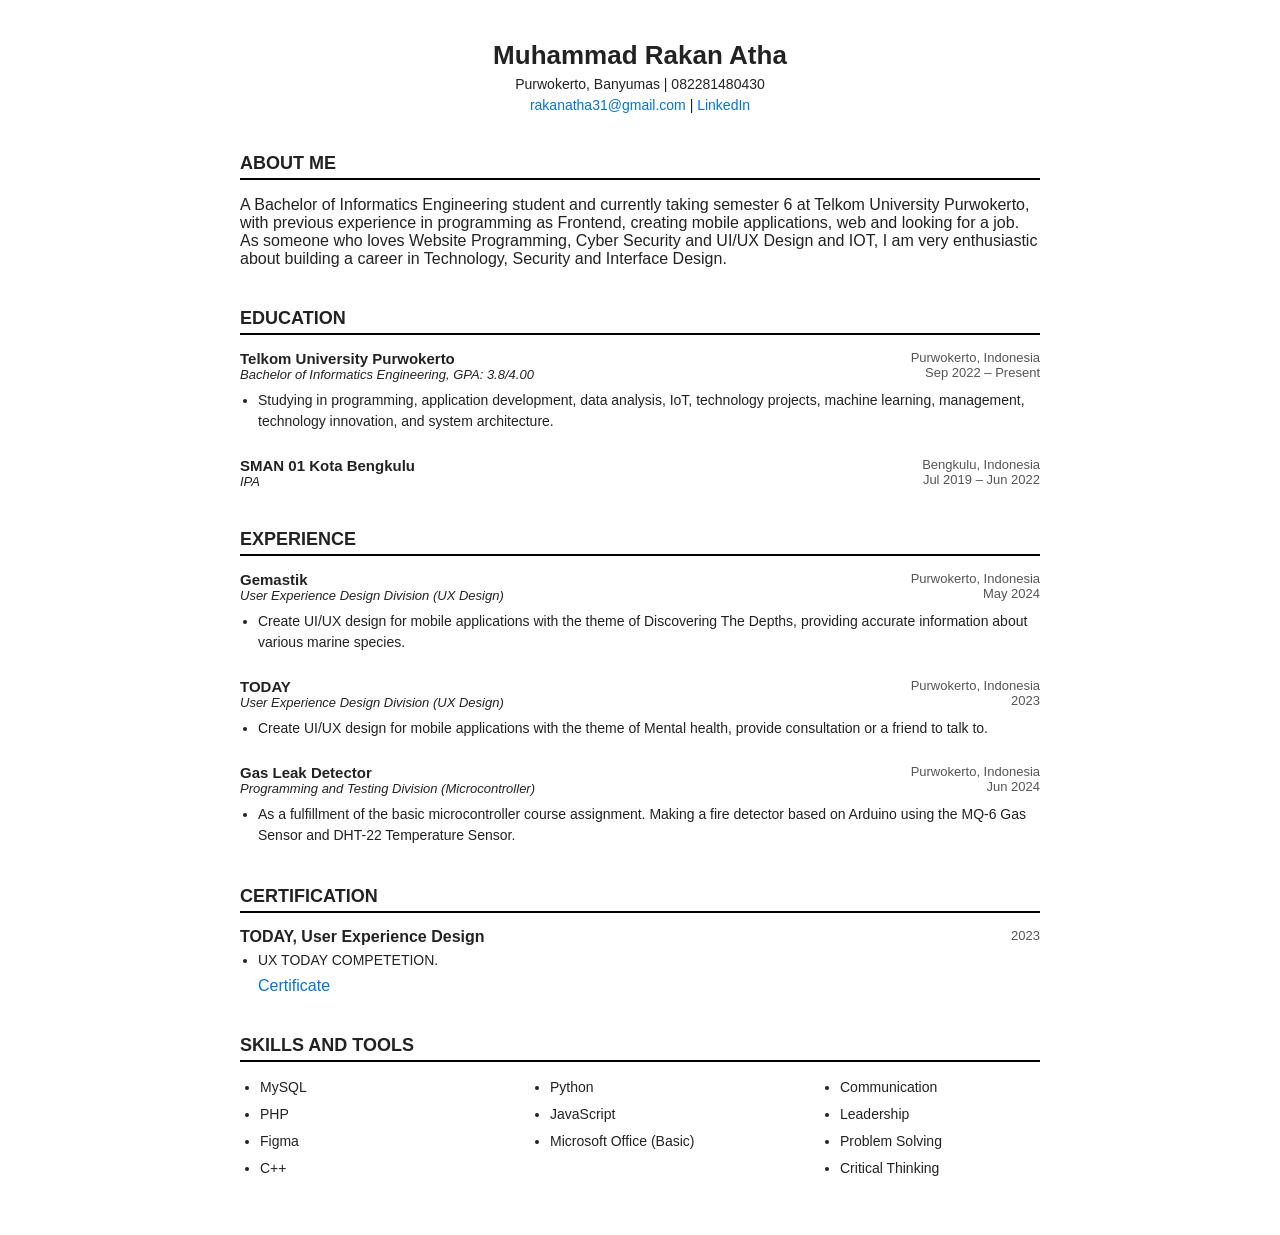
<file: tugasCV/cv.html>
<!DOCTYPE html>
<html lang="en">

<head>
    <meta charset="UTF-8" />
    <meta name="viewport" content="width=device-width, initial-scale=1.0" />
    <title>CV Muhammad Rakan Atha</title>
    <link rel="stylesheet" href="style.css" />
</head>

<body>
    <div class="cv-container">
        <header>
            <h1>Muhammad Rakan Atha</h1>
            <p>Purwokerto, Banyumas | 082281480430</p>
            <p>
                <a href="mailto:rakanatha31@gmail.com">rakanatha31@gmail.com</a> |
                <a href="https://www.linkedin.com/in/muhkanta/">LinkedIn</a>
            </p>
        </header>

        <section>
            <h2>ABOUT ME</h2>
            <p>
            A Bachelor of Informatics Engineering student and currently taking semester 6 at Telkom University Purwokerto,
            with previous experience in programming as Frontend, creating mobile applications, web and looking for a job.
            As someone who loves Website Programming, Cyber ​​Security and UI/UX Design and IOT, I am very enthusiastic 
            about building a career in Technology, Security and Interface Design.
            </p>
        </section>

        <section>
            <h2>EDUCATION</h2>
            <div class="entry">
                <div class="entry-header">
                    <div class="title">Telkom University Purwokerto <em>Bachelor of Informatics Engineering,
                            GPA: 3.8/4.00</em></div>
                    <div class="meta">Purwokerto, Indonesia<br>Sep 2022 – Present</div>
                </div>
                <ul>
                    <li>Studying in programming, application development, data analysis, IoT, technology projects, machine learning, management,
                    technology innovation, and system architecture.
                    </li>
                </ul>
            </div>

            <div class="entry">
                <div class="entry-header">
                    <div class="title">SMAN 01 Kota Bengkulu <em>IPA</em></div>
                    <div class="meta">Bengkulu, Indonesia<br>Jul 2019 – Jun 2022</div>
                </div>
            </div>
        </section>

        <section>
            <h2>EXPERIENCE</h2>
            <div class="entry">
                <div class="entry-header">
                    <div class="title">Gemastik <em>User Experience Design Division (UX Design)</em></div>
                    <div class="meta">Purwokerto, Indonesia<br>May 2024</div>
                </div>
                <ul>
                    <li>
                        Create UI/UX design for mobile applications with the theme of Discovering The Depths, providing accurate information about various marine species.
                    </li>
                </ul>
            </div>

            <div class="entry">
                <div class="entry-header">
                    <div class="title">TODAY <em>User Experience Design Division (UX Design)</em></div>
                    <div class="meta">Purwokerto, Indonesia<br>2023</div>
                </div>
                <ul>
                    <li>
                        Create UI/UX design for mobile applications with the theme of Mental health, provide consultation or a friend to talk to.
                    </li>
                </ul>
            </div>

            <div class="entry">
                <div class="entry-header">
                    <div class="title">Gas Leak Detector <em>Programming and Testing Division
                            (Microcontroller)</em></div>
                    <div class="meta">Purwokerto, Indonesia<br>Jun 2024</div>
                </div>
                <ul>
                    <li>As a fulfillment of the basic microcontroller course assignment.
                     Making a fire detector based on Arduino using the MQ-6 Gas Sensor and DHT-22 Temperature Sensor.
                    </li>
                </ul>
            </div>

        <section>
            <h2>CERTIFICATION</h2>
        
            <div class="entry cert">
                <div class="cert-left">
                    <strong>TODAY, User Experience Design</strong>
                    <ul>
                        <li>UX TODAY COMPETETION. </li> 
                        <a href="https://s.id/26Hp0">Certificate</a>
                    </ul>
                </div>
                <div class="meta">2023</div>
            </div>
        
        
        <section>
            <h2>SKILLS AND TOOLS</h2>
            <div class="skills">
                <ul>
                    <li>MySQL</li>
                    <li>PHP</li>
                    <li>Figma</li>
                    <li>C++</li>
                </ul>
                <ul>
                    <li>Python</li>
                    <li>JavaScript</li>
                    <li>Microsoft Office (Basic)</li>
                </ul>
                <ul>
                    <li>Communication</li>
                    <li>Leadership</li>
                    <li>Problem Solving</li>
                    <li>Critical Thinking</li>
                </ul>
            </div>
        </section>


    </div>
</body>

</html>
</file>
<file: tugasCV/style.css>
body{
    font-family: 'Segoe UI', Tahoma, Geneva, Verdana, sans-serif;
    background: #ffffff;
    color: #222;
    margin: 0;
    padding: 40px 20px;
}

.cv-container {
    max-width: 800px;
    margin: 0 auto;
}

header {
    text-align: center;
    margin-bottom: 30px;
}

header h1 {
    font-size: 26px;
    margin: 0;
}

header p {
    margin: 5px 0;
    font-size: 14px;
}

a {
    color: #0073e6;
    text-decoration: none;
}

h2 {
    font-size: 18px;
    border-bottom: 2px solid #000;
    padding-bottom: 4px;
    margin-top: 40px;
}

.entry {
    margin-bottom: 25px;
}

.entry-header {
    display: flex;
    justify-content: space-between;
    flex-wrap: wrap;
    margin-bottom: 8px;
}

.entry .title {
    font-weight: bold;
    font-size: 15px;
    max-width: 70%;
}

.entry .title em {
    font-weight: normal;
    display: block;
    font-style: italic;
    font-size: 13px;
}

.meta {
    text-align: right;
    font-size: 13px;
    color: #555;
    min-width: 140px;
}

ul {
    padding-left: 18px;
    margin: 0;
}

ul li {
    margin-bottom: 6px;
    font-size: 14px;
    line-height: 1.5;
}

/* CERTIFICATION */
.entry.cert {
    display: flex;
    justify-content: space-between;
    align-items: flex-start;
    margin-bottom: 20px;
}

.cert-left {
    width: 80%;
}

.cert-left ul {
    margin: 4px 0 0 18px;
    padding: 0;
}

.cert-left li {
    font-size: 14px;
}

/* SKILLS */
.skills {
    display: flex;
    justify-content: space-between;
    flex-wrap: wrap;
    margin-top: 10px;
    padding-left: 0;
}

.skills ul {
    list-style-type: disc;
    padding-left: 20px;
    min-width: 180px;
    margin: 0 20px 10px 0;
}

.skills li {
    font-size: 14px;
    margin-bottom: 6px;
}
</file>
